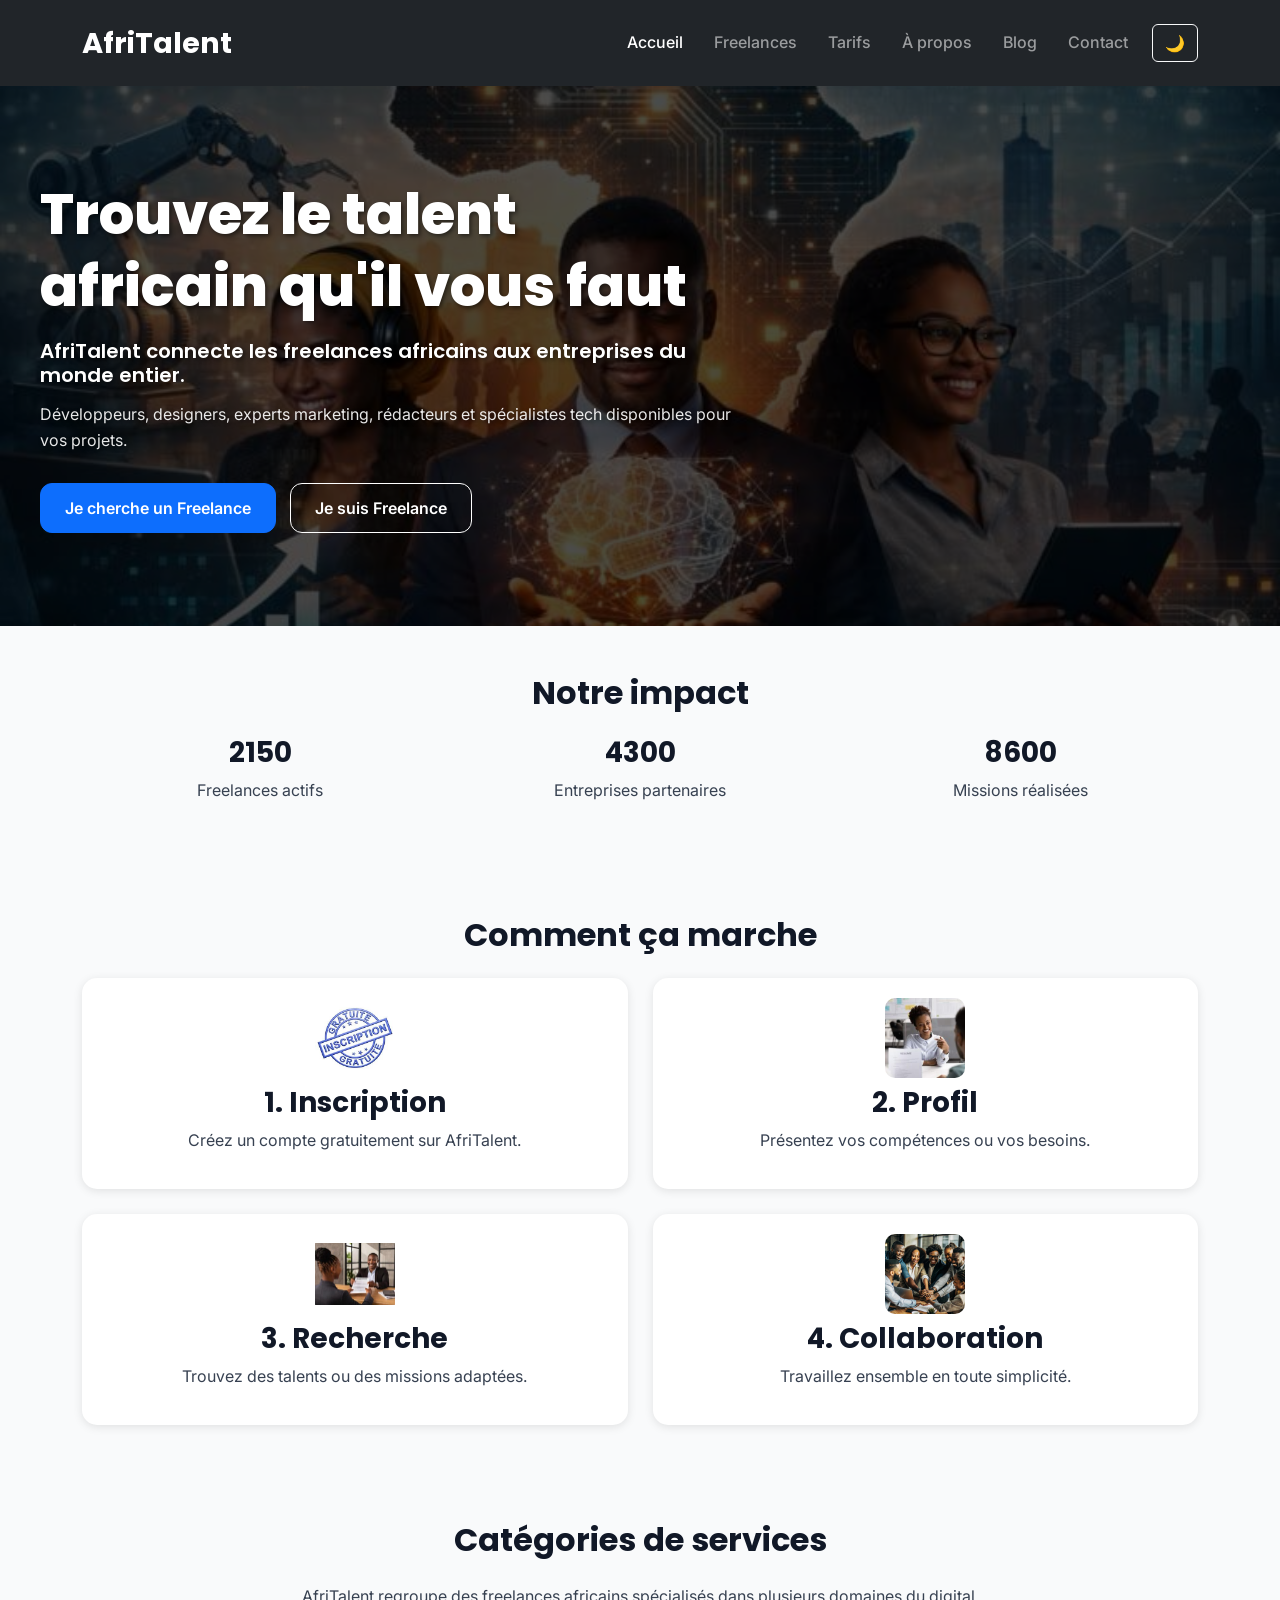
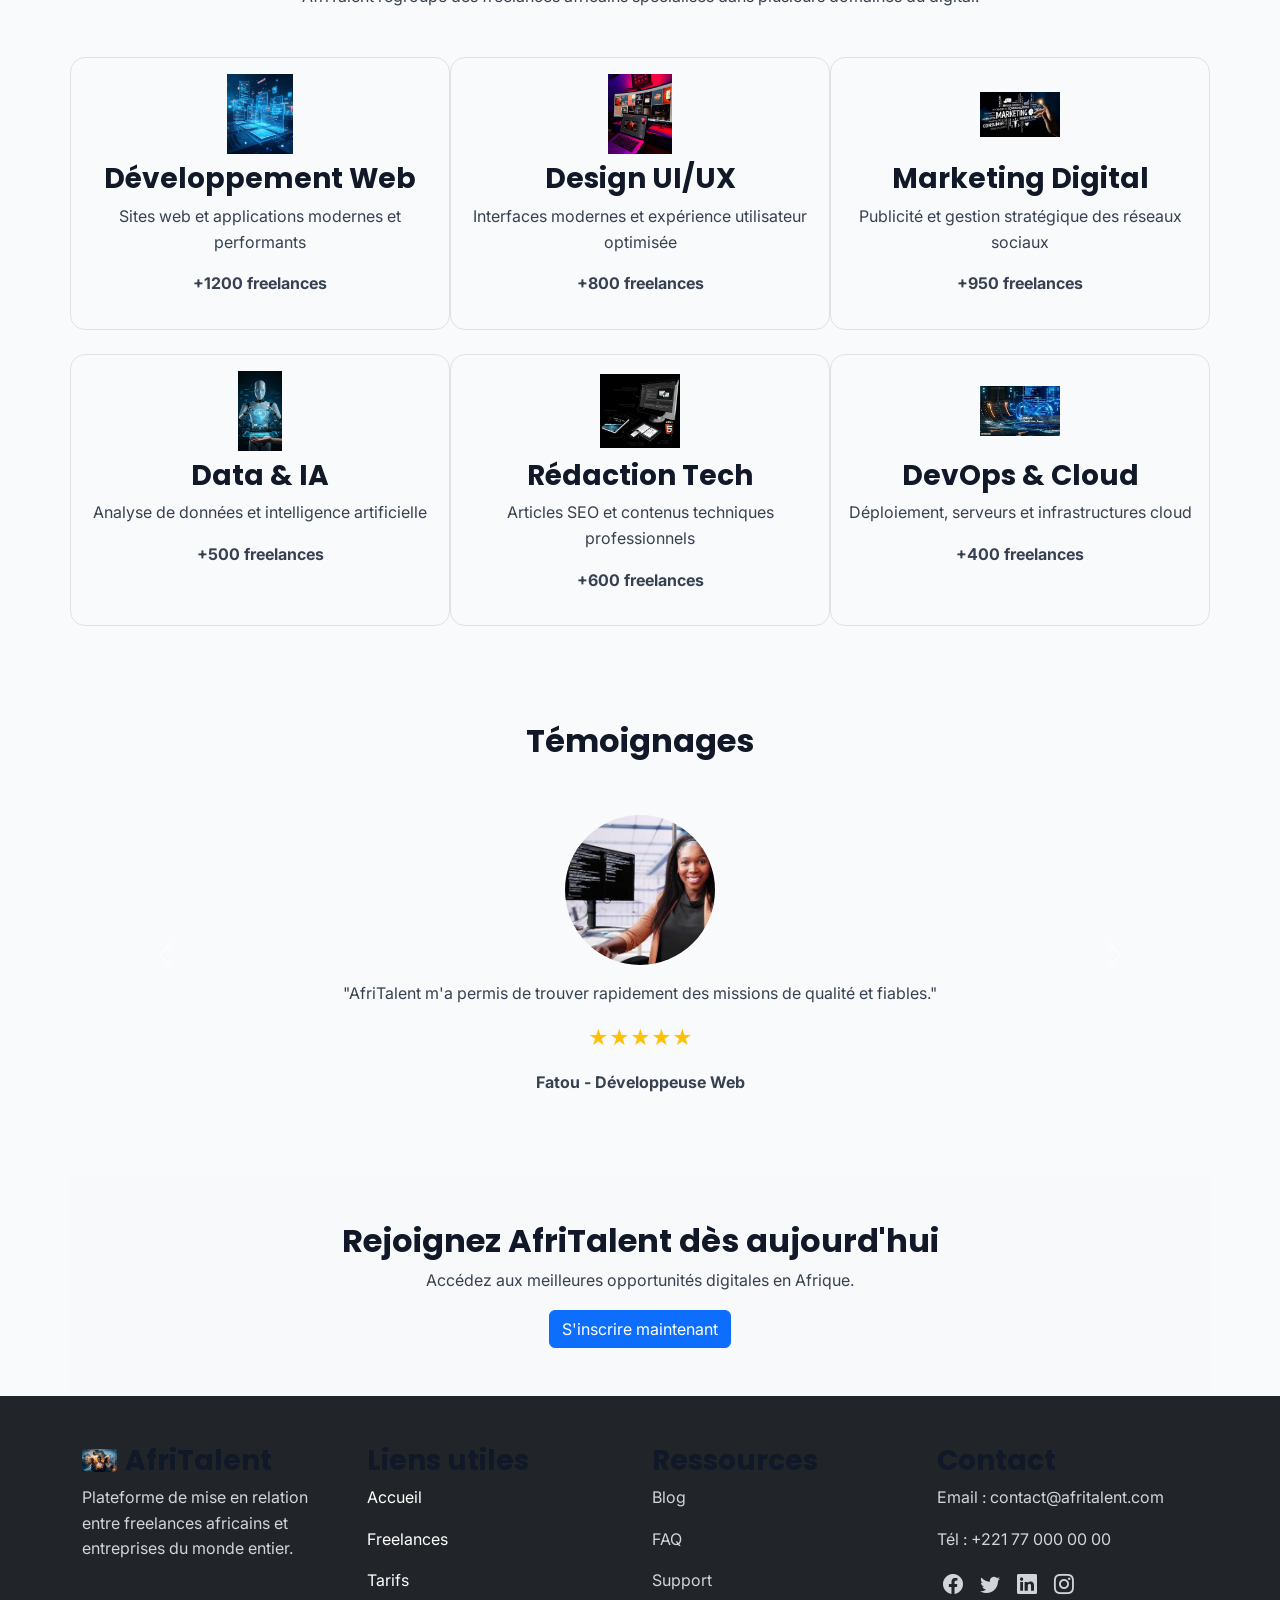
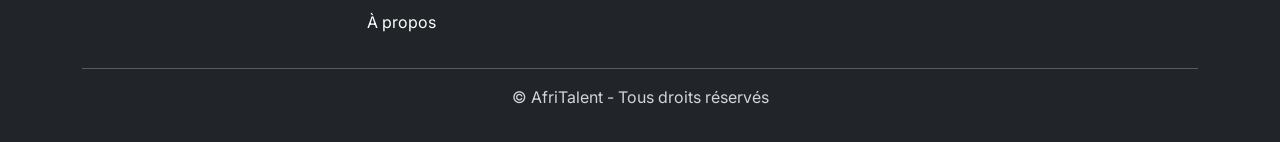
<file: index.html>
<!DOCTYPE html>
<html lang="fr">

<head>
    <meta charset="UTF-8">
    <meta name="viewport" content="width=device-width, initial-scale=1.0">

    <title>AfriTalent - Accueil</title>

    <!-- Bootstrap -->
    <link href="https://cdn.jsdelivr.net/npm/bootstrap@5.3.0/dist/css/bootstrap.min.css" rel="stylesheet">

    <link rel="stylesheet" href="https://cdn.jsdelivr.net/npm/bootstrap-icons@1.11.3/font/bootstrap-icons.min.css">

    <link rel="preconnect" href="https://fonts.googleapis.com">

    <link rel="preconnect" href="https://fonts.gstatic.com" crossorigin>

    <link
        href="https://fonts.googleapis.com/css2?family=Inter:wght@300;400;500;600&family=Poppins:wght@600;700;800&display=swap"
        rel="stylesheet">
    <!-- CSS -->
    <link rel="stylesheet" href="css/style.css">
</head>

<body>
    <!-- HEADER -->
    <header>


        <nav class="navbar navbar-expand-lg navbar-dark bg-dark">

            <div class="container">


                <a class="navbar-brand" href="index.html">
                    AfriTalent
                </a>
                <button class="navbar-toggler" type="button" data-bs-toggle="collapse" data-bs-target="#menu">

                    <span class="navbar-toggler-icon"></span>

                </button>


                <div class="collapse navbar-collapse" id="menu">

                    <ul class="navbar-nav ms-auto">


                        <li class="nav-item">
                            <a class="nav-link active" href="index.html">
                                Accueil
                            </a>
                        </li>

                        <li class="nav-item">
                            <a class="nav-link" href="freelances.html">
                                Freelances
                            </a>
                        </li>

                        <li class="nav-item">
                            <a class="nav-link" href="tarifs.html">
                                Tarifs
                            </a>
                        </li>

                        <li class="nav-item">
                            <a class="nav-link" href="about.html">
                                À propos
                            </a>
                        </li>

                        <li class="nav-item">
                            <a class="nav-link" href="#">
                                Blog
                            </a>
                        </li>

                        <li class="nav-item">
                            <a class="nav-link" href="contact.html">
                                Contact
                            </a>
                        </li>

                    </ul>
                    <button id="theme-toggle" class="btn btn-outline-light ms-3">
                        🌙
                    </button>

                </div>

            </div>

        </nav>

    </header>
    <!-- HERO -->
    <main>

        <section id="hero" class="fade-in" style="min-height: 60vh !important;">

            <div class="hero-overlay" style="min-height: 60vh !important;">

                <div class="hero-text">

                    <h1>
                        Trouvez le talent africain qu'il vous faut
                    </h1>

                    <h2>
                        AfriTalent connecte les freelances africains
                        aux entreprises du monde entier.
                    </h2>

                    <p>
                        Développeurs, designers, experts marketing,
                        rédacteurs et spécialistes tech disponibles
                        pour vos projets.
                    </p>

                    <a href="freelances.html" class="btn btn-primary">
                        Je cherche un Freelance
                    </a>

                    <a href="contact.html" class="btn btn-outline-dark ">
                        Je suis Freelance
                    </a>


                    <!-- <div class="hero-text"> -->

                    <!-- <img src="images/imageAfriTalent.png" alt="Freelances africains" class="img-fluid hero-image"> -->
                    <!-- </div> -->
                </div>

            </div>

        </section>
        <!-- impact -->

        <section class="container text-center py-5 fade-in">

            <h2>Notre impact</h2>

            <div class="row mt-4">

                <div class="col-md-4">

                    <h3 class="counter" data-target="2500">0</h3>

                    <p>Freelances actifs</p>

                </div>

                <div class="col-md-4">

                    <h3 class="counter" data-target="5000">0</h3>

                    <p>Entreprises partenaires</p>

                </div>

                <div class="col-md-4">

                    <h3 class="counter" data-target="10000">0</h3>

                    <p>Missions réalisées</p>

                </div>

            </div>

        </section>

        <!-- comment ca marche -->
        <section class="container py-5 fade-in">

            <h2 class="text-center mb-4">Comment ça marche</h2>

            <div class="bento">

                <div class="bento-item">

                    <img src="images/inscription.png" class="img-fluid mb-2" alt="Inscription">

                    <h3>1. Inscription</h3>

                    <p>Créez un compte gratuitement sur AfriTalent.</p>

                </div>

                <div class="bento-item">

                    <img src="images/profil.png" class="img-fluid mb-2" alt="Profil">

                    <h3>2. Profil</h3>

                    <p>Présentez vos compétences ou vos besoins.</p>

                </div>

                <div class="bento-item">

                    <img src="images/recherche.png" class="img-fluid mb-2" alt="Recherche">

                    <h3>3. Recherche</h3>

                    <p>Trouvez des talents ou des missions adaptées.</p>

                </div>

                <div class="bento-item">

                    <img src="images/collaboration.png" class="img-fluid mb-2" alt="Collaboration">

                    <h3>4. Collaboration</h3>

                    <p>Travaillez ensemble en toute simplicité.</p>

                </div>

            </div>

        </section>
        <!-- Catégories -->
        <section class="container py-5 fade-in">

            <h2 class="text-center mb-4">Catégories de services</h2>

            <p class="text-center mb-5">
                AfriTalent regroupe des freelances africains spécialisés dans plusieurs domaines du digital.
            </p>

            <div class="row g-4 text-center">

                <div class="col-12 col-md-6 col-lg-4 border p-3">
                    <img src="images/developpementweb.png" class="img-fluid mb-2" alt="Développement Web">
                    <h3>Développement Web</h3>
                    <p>Sites web et applications modernes et performants</p>
                    <p><strong>+1200 freelances</strong></p>
                </div>

                <div class="col-12 col-md-6 col-lg-4 border p-3">
                    <img src="images/designe.png" class="img-fluid mb-2" alt="Design UI/UX">
                    <h3>Design UI/UX</h3>
                    <p>Interfaces modernes et expérience utilisateur optimisée</p>
                    <p><strong>+800 freelances</strong></p>
                </div>

                <div class="col-12 col-md-6 col-lg-4 border p-3">
                    <img src="images/marketing.png" class="img-fluid mb-2" alt="Marketing Digital">
                    <h3>Marketing Digital</h3>
                    <p>Publicité et gestion stratégique des réseaux sociaux</p>
                    <p><strong>+950 freelances</strong></p>
                </div>

                <div class="col-12 col-md-6 col-lg-4 border p-3">
                    <img src="images/data.png" class="img-fluid mb-2" alt="Data et IA">
                    <h3>Data & IA</h3>
                    <p>Analyse de données et intelligence artificielle</p>
                    <p><strong>+500 freelances</strong></p>
                </div>

                <div class="col-12 col-md-6 col-lg-4 border p-3">
                    <img src="images/redaction.png" class="img-fluid mb-2" alt="Rédaction Tech">
                    <h3>Rédaction Tech</h3>
                    <p>Articles SEO et contenus techniques professionnels</p>
                    <p><strong>+600 freelances</strong></p>
                </div>

                <div class="col-12 col-md-6 col-lg-4 border p-3">
                    <img src="images/devops.png" class="img-fluid mb-2" alt="DevOps Cloud">
                    <h3>DevOps & Cloud</h3>
                    <p>Déploiement, serveurs et infrastructures cloud</p>
                    <p><strong>+400 freelances</strong></p>
                </div>

            </div>

        </section>

        <!-- Temoignages -->
        <section class="container py-5 fade-in">

            <h2 class="text-center mb-4">Témoignages</h2>

            <div id="carouselTestimonials" class="carousel slide" data-bs-ride="carousel">

                <div class="carousel-inner text-center">

                    <!-- Témoignage 1 -->
                    <div class="carousel-item active">

                        <img src="images/utilisateur1.png" class="rounded-circle mb-3" width="150" alt="Utilisateur 1">

                        <p>
                            "AfriTalent m'a permis de trouver rapidement des missions de qualité et fiables."
                        </p>

                        <p class="text-warning fs-5">
                            ★★★★★
                        </p>

                        <strong>Fatou - Développeuse Web</strong>

                    </div>

                    <!-- Témoignage 2 -->
                    <div class="carousel-item">

                        <img src="images/utilisateur2.png" class="rounded-circle mb-3" width="150" alt="Utilisateur 2">

                        <p>
                            "Une plateforme simple et efficace pour recruter des freelances qualifiés."
                        </p>

                        <p class="text-warning fs-5">
                            ★★★★☆
                        </p>

                        <strong>Jean - Entrepreneur</strong>

                    </div>

                    <!-- Témoignage 3 -->
                    <div class="carousel-item">

                        <img src="images/utilisateur3.png" class="rounded-circle mb-3" width="150" alt="Utilisateur 3">

                        <p>
                            "J'ai augmenté mes revenus grâce aux missions trouvées sur AfriTalent."
                        </p>

                        <p class="text-warning fs-5">
                            ★★★★★
                        </p>

                        <strong>Aminata - UI/UX Designer</strong>

                    </div>

                </div>

                <button class="carousel-control-prev" type="button" data-bs-target="#carouselTestimonials"
                    data-bs-slide="prev">
                    <span class="carousel-control-prev-icon"></span>
                </button>

                <button class="carousel-control-next" type="button" data-bs-target="#carouselTestimonials"
                    data-bs-slide="next">
                    <span class="carousel-control-next-icon"></span>
                </button>

            </div>

        </section>


        <section class="container text-center py-5 bg-light fade-in">

            <h2>Rejoignez AfriTalent dès aujourd'hui</h2>

            <p>Accédez aux meilleures opportunités digitales en Afrique.</p>

            <a href="contact.html" class="btn btn-primary">

                S'inscrire maintenant

            </a>

        </section>
    </main>

    <!-- Footer -->
    <footer class="bg-dark text-white pt-5 pb-3">

        <div class="container">

            <div class="row">

                <div class="col-md-3">


                    <h3 class="d-flex align-items-center gap-2">
                        <img src="images/imageAfriTalent.png" width="35" alt="Logo AfriTalent">
                        AfriTalent
                    </h3>

                    <p>
                        Plateforme de mise en relation entre freelances africains
                        et entreprises du monde entier.
                    </p>

                </div>


                <div class="col-md-3">
                    <h3>Liens utiles</h3>
                    <p><a href="index.html" class="text-white text-decoration-none">Accueil</a></p>
                    <p><a href="freelances.html" class="text-white text-decoration-none">Freelances</a></p>
                    <p><a href="tarifs.html" class="text-white text-decoration-none">Tarifs</a></p>
                    <p><a href="about.html" class="text-white text-decoration-none">À propos</a></p>
                </div>

                <!-- COLONNE 3 -->
                <div class="col-md-3">
                    <h3>Ressources</h3>
                    <p>Blog</p>
                    <p>FAQ</p>
                    <p>Support</p>
                </div>


                <div class="col-md-3">
                    <h3>Contact</h3>
                    <p>Email : contact@afritalent.com</p>
                    <p>Tél : +221 77 000 00 00</p>


                    <p class="fs-5">
                        <i class="bi bi-facebook"></i>
                        <i class="bi bi-twitter"></i>
                        <i class="bi bi-linkedin"></i>
                        <i class="bi bi-instagram"></i>
                    </p>
                </div>

            </div>

            <hr class="border-light">

            <p class="text-center">
                © <span id="year"></span> AfriTalent - Tous droits réservés
            </p>

        </div>

    </footer>
    <button id="backToTop" class="btn btn-primary">
        ↑
    </button>

    <!-- Bootstrap JS -->
    <script src="https://cdn.jsdelivr.net/npm/bootstrap@5.3.0/dist/js/bootstrap.bundle.min.js"></script>

    <!-- JS -->
    <script src="js/main.js"></script>

</body>

</html>
</file>
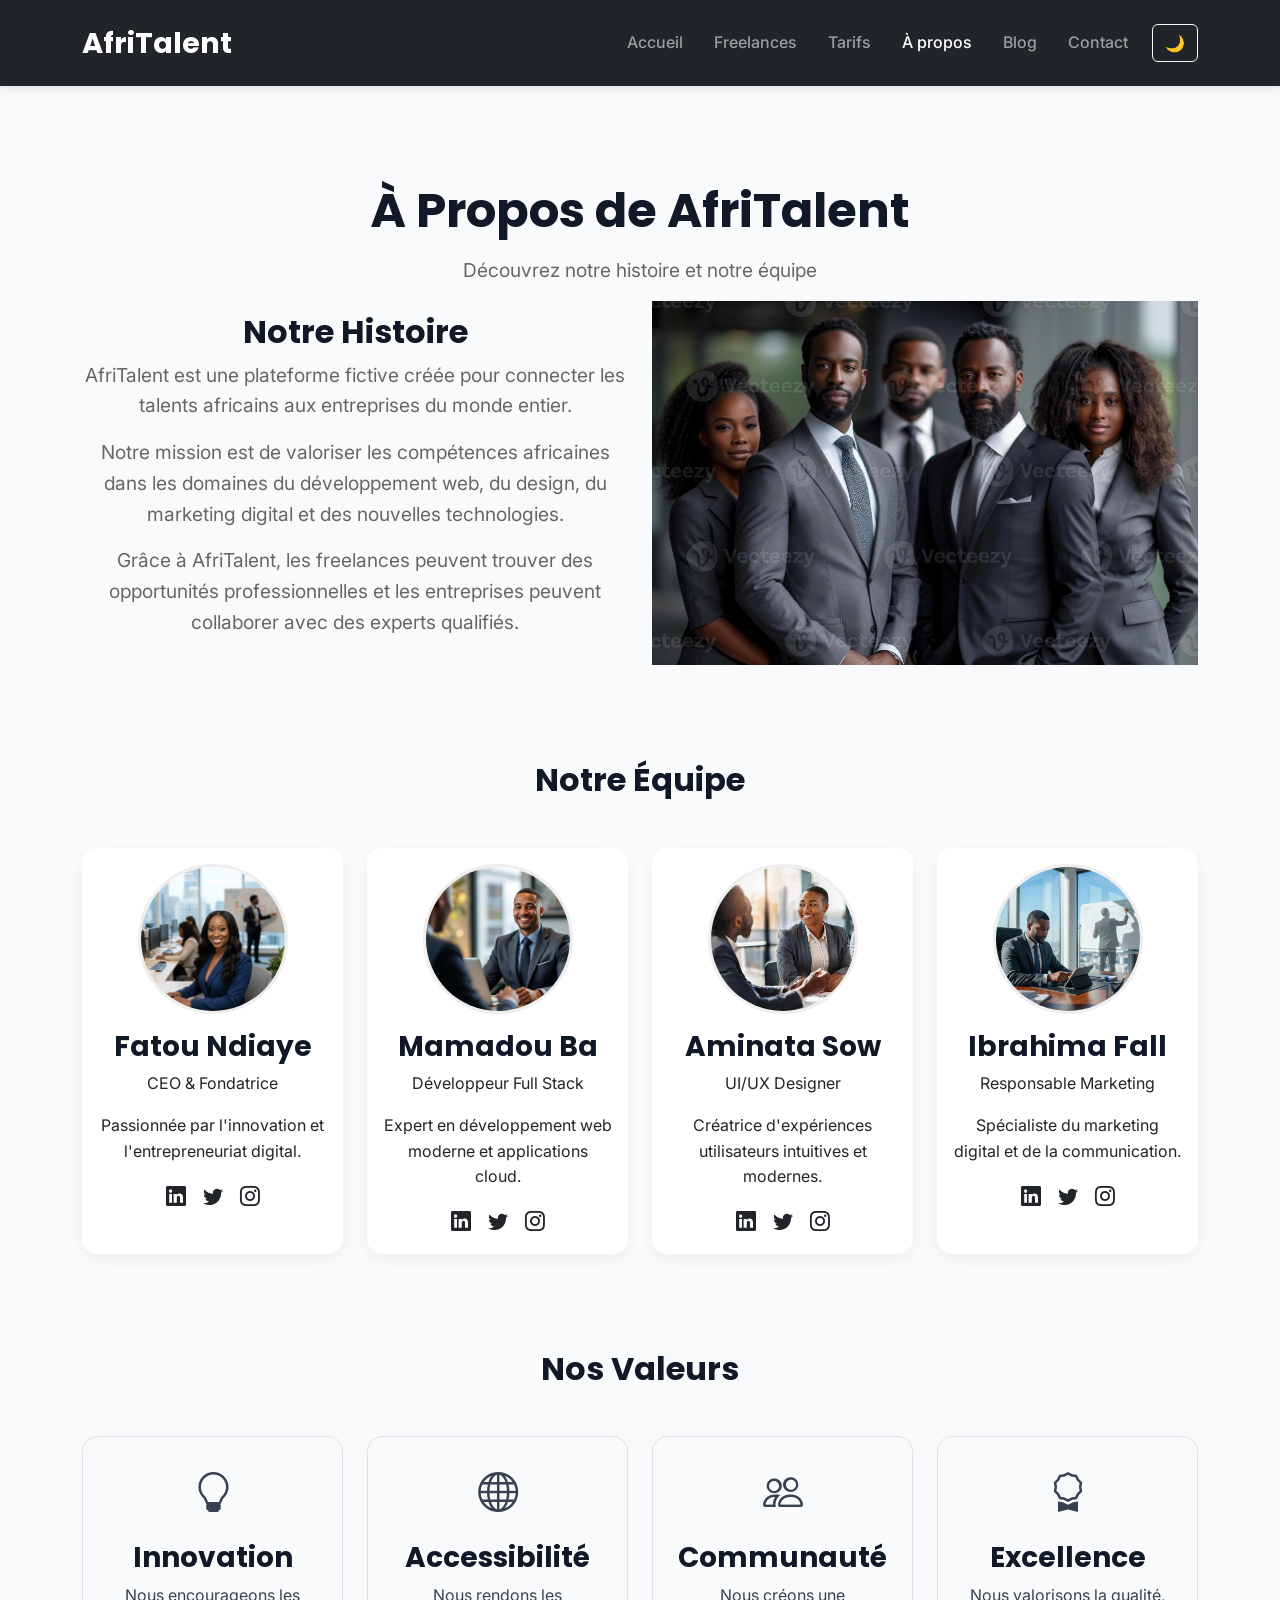
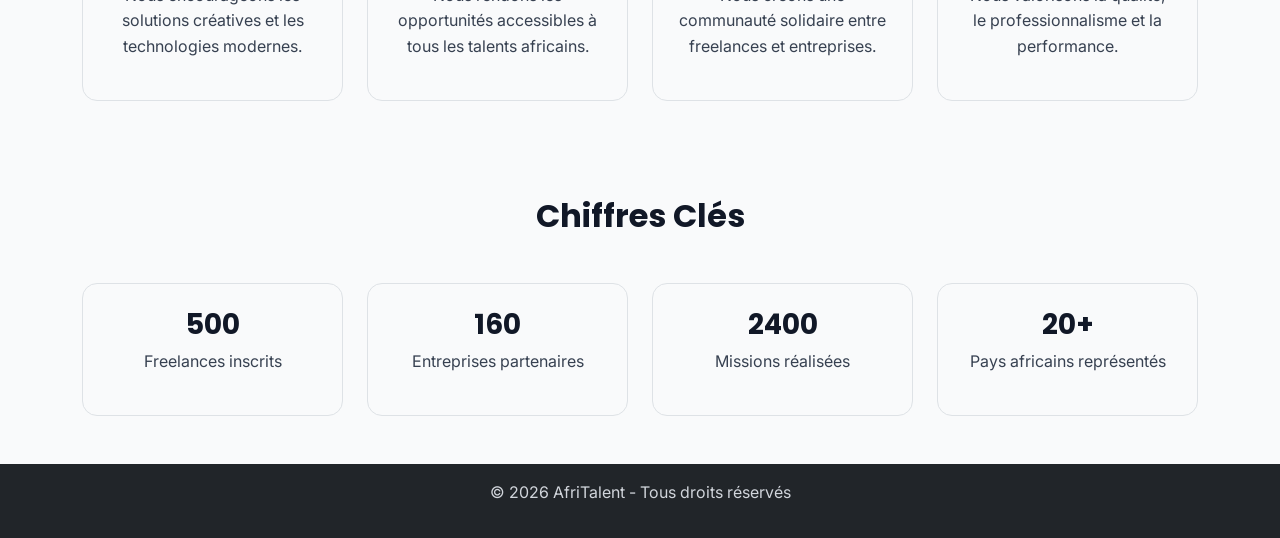
<file: about.html>
<!DOCTYPE html>
<html lang="fr">

<head>
    <meta charset="UTF-8">
    <meta name="viewport" content="width=device-width, initial-scale=1.0">

    <title>AfriTalent - À propos</title>

    <!-- Bootstrap -->
    <link href="https://cdn.jsdelivr.net/npm/bootstrap@5.3.0/dist/css/bootstrap.min.css" rel="stylesheet">

    <link rel="stylesheet" href="https://cdn.jsdelivr.net/npm/bootstrap-icons@1.11.3/font/bootstrap-icons.min.css">

    <link rel="preconnect" href="https://fonts.gstatic.com" crossorigin>

    <link
        href="https://fonts.googleapis.com/css2?family=Inter:wght@300;400;500;600&family=Poppins:wght@600;700;800&display=swap"
        rel="stylesheet">


    <!-- CSS -->
    <link rel="stylesheet" href="css/style.css">
</head>

<body>
    <!-- HEADER -->
    <header>


        <nav class="navbar navbar-expand-lg navbar-dark bg-dark">

            <div class="container">


                <a class="navbar-brand" href="index.html">
                    AfriTalent
                </a>

                <button class="navbar-toggler" type="button" data-bs-toggle="collapse" data-bs-target="#menu">

                    <span class="navbar-toggler-icon"></span>
                </button>


                <div class="collapse navbar-collapse" id="menu">

                    <ul class="navbar-nav ms-auto">

                        <li class="nav-item">
                            <a class="nav-link" href="index.html">
                                Accueil
                            </a>
                        </li>

                        <li class="nav-item">
                            <a class="nav-link" href="freelances.html">
                                Freelances
                            </a>
                        </li>

                        <li class="nav-item">
                            <a class="nav-link" href="tarifs.html">
                                Tarifs
                            </a>
                        </li>

                        <li class="nav-item">
                            <a class="nav-link active" href="about.html">
                                À propos
                            </a>
                        </li>

                        <li class="nav-item">
                            <a class="nav-link" href="#">
                                Blog
                            </a>
                        </li>

                        <li class="nav-item">
                            <a class="nav-link" href="contact.html">
                                Contact
                            </a>
                        </li>

                    </ul>
                    <button id="theme-toggle" class="btn btn-outline-light ms-3">
                        🌙
                    </button>


                </div>

            </div>

        </nav>

    </header>


    <main class="mt-5">
        <section class="about-hero container text-center py-5">
            <h1>
                À Propos de AfriTalent
            </h1>

            <p>
                Découvrez notre histoire et notre équipe
            </p>
            <!-- Notre Histoire -->

            <div class="row align-items-center">

                <!-- TEXTE -->

                <div class="col-lg-6">

                    <h2>Notre Histoire</h2>

                    <p>

                        AfriTalent est une plateforme fictive créée pour connecter

                        les talents africains aux entreprises du monde entier.

                    </p>

                    <p>

                        Notre mission est de valoriser les compétences africaines

                        dans les domaines du développement web, du design,

                        du marketing digital et des nouvelles technologies.

                    </p>

                    <p>

                        Grâce à AfriTalent, les freelances peuvent trouver

                        des opportunités professionnelles et les entreprises

                        peuvent collaborer avec des experts qualifiés.

                    </p>

                </div>



                <div class="col-lg-6 text-center">

                    <img src="images/about-history.png" class="img-fluid" alt="Notre Histoire">

                </div>

            </div>

        </section>

        <!-- EQUIPE -->

        <section class="container py-5 fade-in">

            <h2 class="text-center mb-5">

                Notre Équipe

            </h2>

            <div class="row g-4">

                <!-- MEMBRE 1 -->

                <div class="col-12 col-md-6 col-lg-3">

                    <div class="card text-center h-100 p-3">

                        <img src="images/team1.png" class="rounded-circle mx-auto mb-3" width="100"
                            alt="Membre équipe 1">

                        <h3>Fatou Ndiaye</h3>

                        <p>CEO & Fondatrice</p>

                        <p>

                            Passionnée par l'innovation et l'entrepreneuriat digital.

                        </p>

                        <div class="fs-5">

                            <i class="bi bi-linkedin"></i>

                            <i class="bi bi-twitter"></i>

                            <i class="bi bi-instagram"></i>

                        </div>

                    </div>

                </div>

                <!-- MEMBRE 2 -->

                <div class="col-12 col-md-6 col-lg-3">

                    <div class="card text-center h-100 p-3">

                        <img src="images/team2.png" class="rounded-circle mx-auto mb-3" width="100"
                            alt="Membre équipe 2">

                        <h3>Mamadou Ba</h3>

                        <p>Développeur Full Stack</p>

                        <p>

                            Expert en développement web moderne et applications cloud.

                        </p>

                        <div class="fs-5">

                            <i class="bi bi-linkedin"></i>

                            <i class="bi bi-twitter"></i>

                            <i class="bi bi-instagram"></i>

                        </div>

                    </div>

                </div>

                <!-- MEMBRE 3 -->

                <div class="col-12 col-md-6 col-lg-3">

                    <div class="card text-center h-100 p-3">

                        <img src="images/team3.png" class="rounded-circle mx-auto mb-3" width="100"
                            alt="Membre équipe 3">

                        <h3>Aminata Sow</h3>

                        <p>UI/UX Designer</p>

                        <p>

                            Créatrice d'expériences utilisateurs intuitives et modernes.

                        </p>

                        <div class="fs-5">

                            <i class="bi bi-linkedin"></i>

                            <i class="bi bi-twitter"></i>

                            <i class="bi bi-instagram"></i>

                        </div>

                    </div>

                </div>

                <!-- MEMBRE 4 -->

                <div class="col-12 col-md-6 col-lg-3">

                    <div class="card text-center h-100 p-3">

                        <img src="images/team4.png" class="rounded-circle mx-auto mb-3" width="100"
                            alt="Membre équipe 4">

                        <h3>Ibrahima Fall</h3>

                        <p>Responsable Marketing</p>

                        <p>

                            Spécialiste du marketing digital et de la communication.

                        </p>

                        <div class="fs-5">

                            <i class="bi bi-linkedin"></i>

                            <i class="bi bi-twitter"></i>

                            <i class="bi bi-instagram"></i>

                        </div>

                    </div>

                </div>

            </div>

        </section>

        <!-- NOS VALEURS -->

        <section class="container py-5 fade-in">

            <h2 class="text-center mb-5">

                Nos Valeurs

            </h2>

            <div class="row g-4 text-center">

                <!-- VALEUR 1 -->

                <div class="col-md-3">

                    <div class="border p-4 h-100">

                        <i class="bi bi-lightbulb fs-1"></i>

                        <h3 class="mt-3">Innovation</h3>

                        <p>

                            Nous encourageons les solutions créatives

                            et les technologies modernes.

                        </p>

                    </div>

                </div>

                <!-- VALEUR 2 -->

                <div class="col-md-3">

                    <div class="border p-4 h-100">

                        <i class="bi bi-globe fs-1"></i>

                        <h3 class="mt-3">Accessibilité</h3>

                        <p>

                            Nous rendons les opportunités accessibles

                            à tous les talents africains.

                        </p>

                    </div>

                </div>

                <!-- VALEUR 3 -->

                <div class="col-md-3">

                    <div class="border p-4 h-100">

                        <i class="bi bi-people fs-1"></i>

                        <h3 class="mt-3">Communauté</h3>

                        <p>

                            Nous créons une communauté solidaire

                            entre freelances et entreprises.

                        </p>

                    </div>

                </div>

                <!-- VALEUR 4 -->

                <div class="col-md-3">

                    <div class="border p-4 h-100">

                        <i class="bi bi-award fs-1"></i>

                        <h3 class="mt-3">Excellence</h3>

                        <p>

                            Nous valorisons la qualité,

                            le professionnalisme et la performance.

                        </p>

                    </div>

                </div>

            </div>

        </section>

        <!-- CHIFFE CLES -->

        <section class="container py-5 fade-in">

            <h2 class="text-center mb-5">

                Chiffres Clés

            </h2>

            <div class="row g-4 text-center">

                <!-- CHIFFRE 1 -->

                <div class="col-md-3">

                    <div class="border p-4">

                        <h3 class="counter" data-target="2500">0</h3>

                        <p>Freelances inscrits</p>

                    </div>

                </div>

                <!-- CHIFFRE 2 -->

                <div class="col-md-3">

                    <div class="border p-4">

                        <h3 class="counter" data-target="800">0</h3>

                        <p>Entreprises partenaires</p>

                    </div>

                </div>

                <!-- CHIFFRE 3 -->

                <div class="col-md-3">

                    <div class="border p-4">

                        <h3 class="counter" data-target="12000">0</h3>

                        <p>Missions réalisées</p>

                    </div>

                </div>

                <!-- CHIFFRE 4 -->

                <div class="col-md-3">

                    <div class="border p-4">

                        <h3>20+</h3>

                        <p>Pays africains représentés</p>

                    </div>

                </div>

            </div>

        </section>
    </main>

    <!-- FOOTER -->
    <footer class="bg-dark text-white text-center p-3">

        <p>
            © 2026 AfriTalent - Tous droits réservés
        </p>

    </footer>
    <button id="backToTop" class="btn btn-primary">
        ↑
    </button>

    <!-- Bootstrap JS -->
    <script src="https://cdn.jsdelivr.net/npm/bootstrap@5.3.0/dist/js/bootstrap.bundle.min.js"></script>

    <!-- JS -->
    <script src="js/main.js"></script>

</body>

</html>
</file>
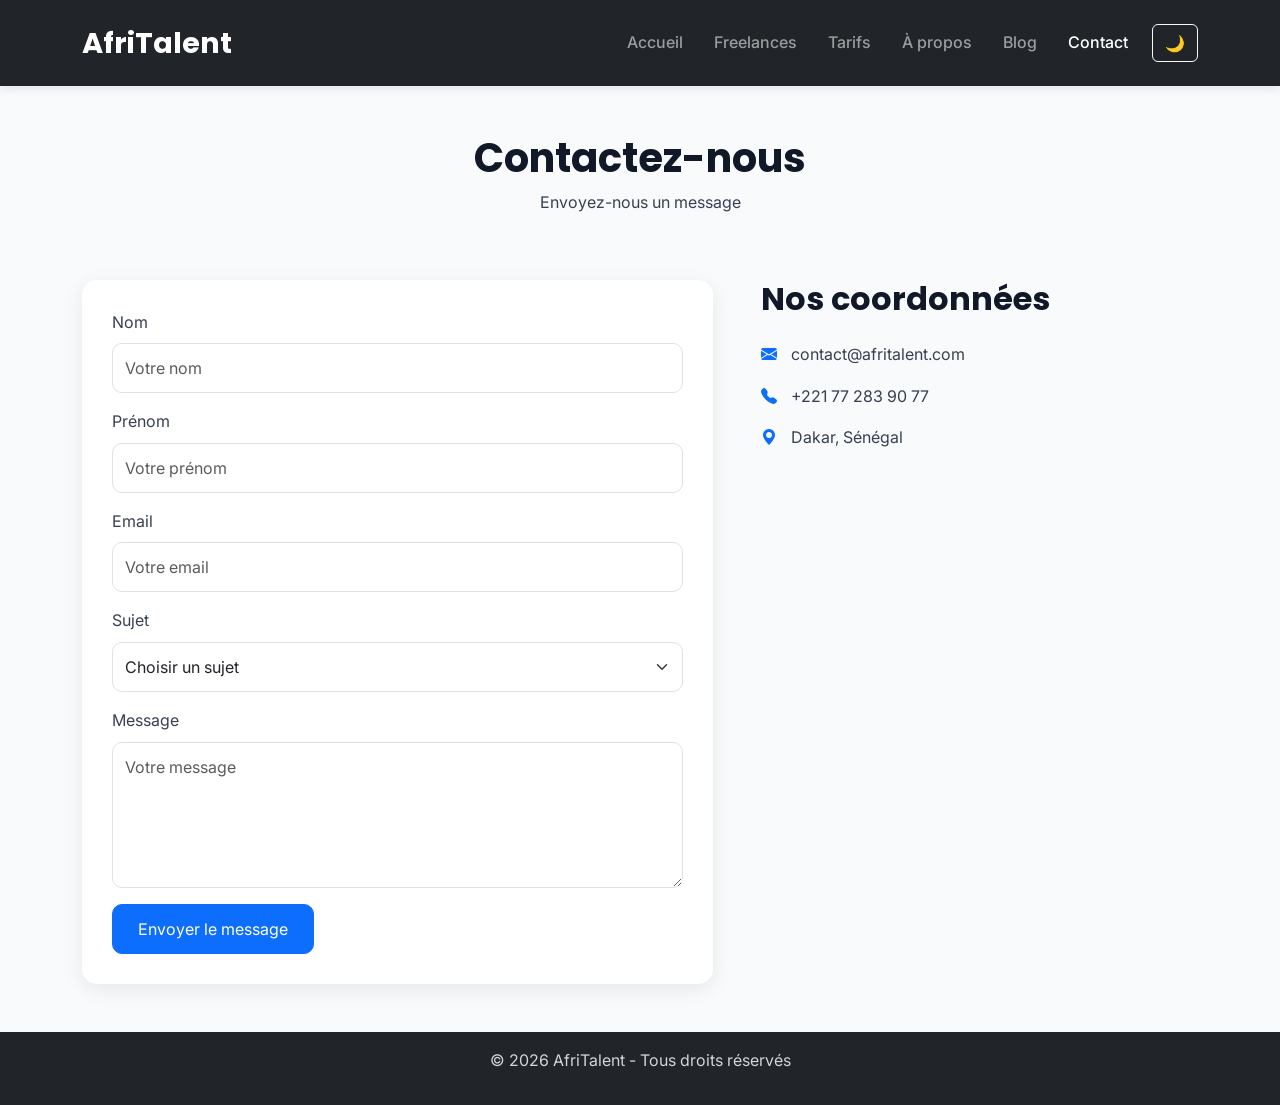
<file: contact.html>
<!DOCTYPE html>
<html lang="fr">

<head>
    <meta charset="UTF-8">
    <meta name="viewport" content="width=device-width, initial-scale=1.0">

    <title>AfriTalent - Contact</title>

    <!-- Bootstrap -->
    <link href="https://cdn.jsdelivr.net/npm/bootstrap@5.3.0/dist/css/bootstrap.min.css" rel="stylesheet">

    <link rel="stylesheet" href="https://cdn.jsdelivr.net/npm/bootstrap-icons@1.11.3/font/bootstrap-icons.min.css">

    <link rel="preconnect" href="https://fonts.gstatic.com" crossorigin>

    <link
        href="https://fonts.googleapis.com/css2?family=Inter:wght@300;400;500;600&family=Poppins:wght@600;700;800&display=swap"
        rel="stylesheet">

    <!-- CSS -->
    <link rel="stylesheet" href="css/style.css">
</head>

<body>
    <!-- HEADER -->

    <header>


        <nav class="navbar navbar-expand-lg navbar-dark bg-dark">

            <div class="container">


                <a class="navbar-brand" href="index.html">
                    AfriTalent
                </a>

                <button class="navbar-toggler" type="button" data-bs-toggle="collapse" data-bs-target="#menu">

                    <span class="navbar-toggler-icon"></span>
                </button>


                <div class="collapse navbar-collapse" id="menu">

                    <ul class="navbar-nav ms-auto">

                        <li class="nav-item">
                            <a class="nav-link" href="index.html">
                                Accueil
                            </a>
                        </li>

                        <li class="nav-item">
                            <a class="nav-link" href="freelances.html">
                                Freelances
                            </a>
                        </li>

                        <li class="nav-item">
                            <a class="nav-link" href="tarifs.html">
                                Tarifs
                            </a>
                        </li>

                        <li class="nav-item">
                            <a class="nav-link" href="about.html">
                                À propos
                            </a>
                        </li>

                        <li class="nav-item">
                            <a class="nav-link" href="#">
                                Blog
                            </a>
                        </li>

                        <li class="nav-item">
                            <a class="nav-link active" href="contact.html">
                                Contact
                            </a>
                        </li>

                    </ul>
                    <button id="theme-toggle" class="btn btn-outline-light ms-3">
                        🌙
                    </button>


                </div>

            </div>

        </nav>

    </header>


    <main class="main-contact">
        <section class="container text-center py-5">
            <h1>Contactez-nous</h1>
            <p>Envoyez-nous un message</p>
        </section>


        <section class="container pb-5">

            <div class="row g-5">

                <!-- FORMULAIRE -->

                <div class="col-lg-7">

                    <form>

                        <!-- NOM -->

                        <div class="mb-3">

                            <label class="form-label">

                                Nom

                            </label>

                            <input type="text" id="nom" class="form-control" placeholder="Votre nom">
                            <small id="nomError" class="text-danger"></small>

                        </div>

                        <!-- PRENOM -->

                        <div class="mb-3">

                            <label class="form-label">

                                Prénom

                            </label>

                            <input type="text" id="prenom" class="form-control" placeholder="Votre prénom">
                            <small id="prenomError" class="text-danger"></small>


                        </div>

                        <!-- EMAIL -->

                        <div class="mb-3">

                            <label class="form-label">

                                Email

                            </label>

                            <input type="email" id="email" class="form-control" placeholder="Votre email">
                            <small id="emailError" class="text-danger"></small>
                        </div>


                        <div class="mb-3">

                            <label class="form-label">

                                Sujet

                            </label>

                            <select id="sujet" class="form-select">

                                <option>Choisir un sujet</option>

                                <option>Support technique</option>

                                <option>Recrutement</option>

                                <option>Partenariat</option>

                                <option>Informations générales</option>

                            </select>

                        </div>

                        <!-- MESSAGE -->

                        <div class="mb-3">

                            <label class="form-label">

                                Message

                            </label>

                            <textarea id="message" class="form-control" rows="5" placeholder="Votre message"></textarea>
                            <small id="messageError" class="text-danger"></small>
                        </div>



                        <button type="submit" class="btn btn-primary">

                            Envoyer le message

                        </button>

                    </form>

                </div>

                <!-- INFORMATIONS -->

                <div class="col-lg-5">

                    <h2 class="mb-4">

                        Nos coordonnées

                    </h2>

                    <p>

                        <i class="bi bi-envelope-fill"></i>

                        contact@afritalent.com

                    </p>

                    <p>

                        <i class="bi bi-telephone-fill"></i>

                        +221 77 283 90 77

                    </p>

                    <p>

                        <i class="bi bi-geo-alt-fill"></i>

                        Dakar, Sénégal

                    </p>

                    <!-- <img src="images/about-history.png" class="img-fluid rounded mb-4" alt="Équipe AfriTalent"> -->




                    <!-- GOOGLE MAPS -->
                    <iframe src="https://www.google.com/maps?q=Dakar,Senegal&output=embed" height="250"
                        style="border:0; width: 100%;" allowfullscreen="" loading="lazy">
                    </iframe>
                </div>

            </div>

        </section>

    </main>

    <!-- FOOTER -->
    <footer class="bg-dark text-white text-center p-3">

        <p>
            © 2026 AfriTalent - Tous droits réservés
        </p>

    </footer>
    <button id="backToTop" class="btn btn-primary">
        ↑
    </button>




    <!-- Bootstrap JS -->
    <script src="https://cdn.jsdelivr.net/npm/bootstrap@5.3.0/dist/js/bootstrap.bundle.min.js"></script>

    <!-- JS -->
    <script src="js/main.js"></script>

</body>

</html>
</file>
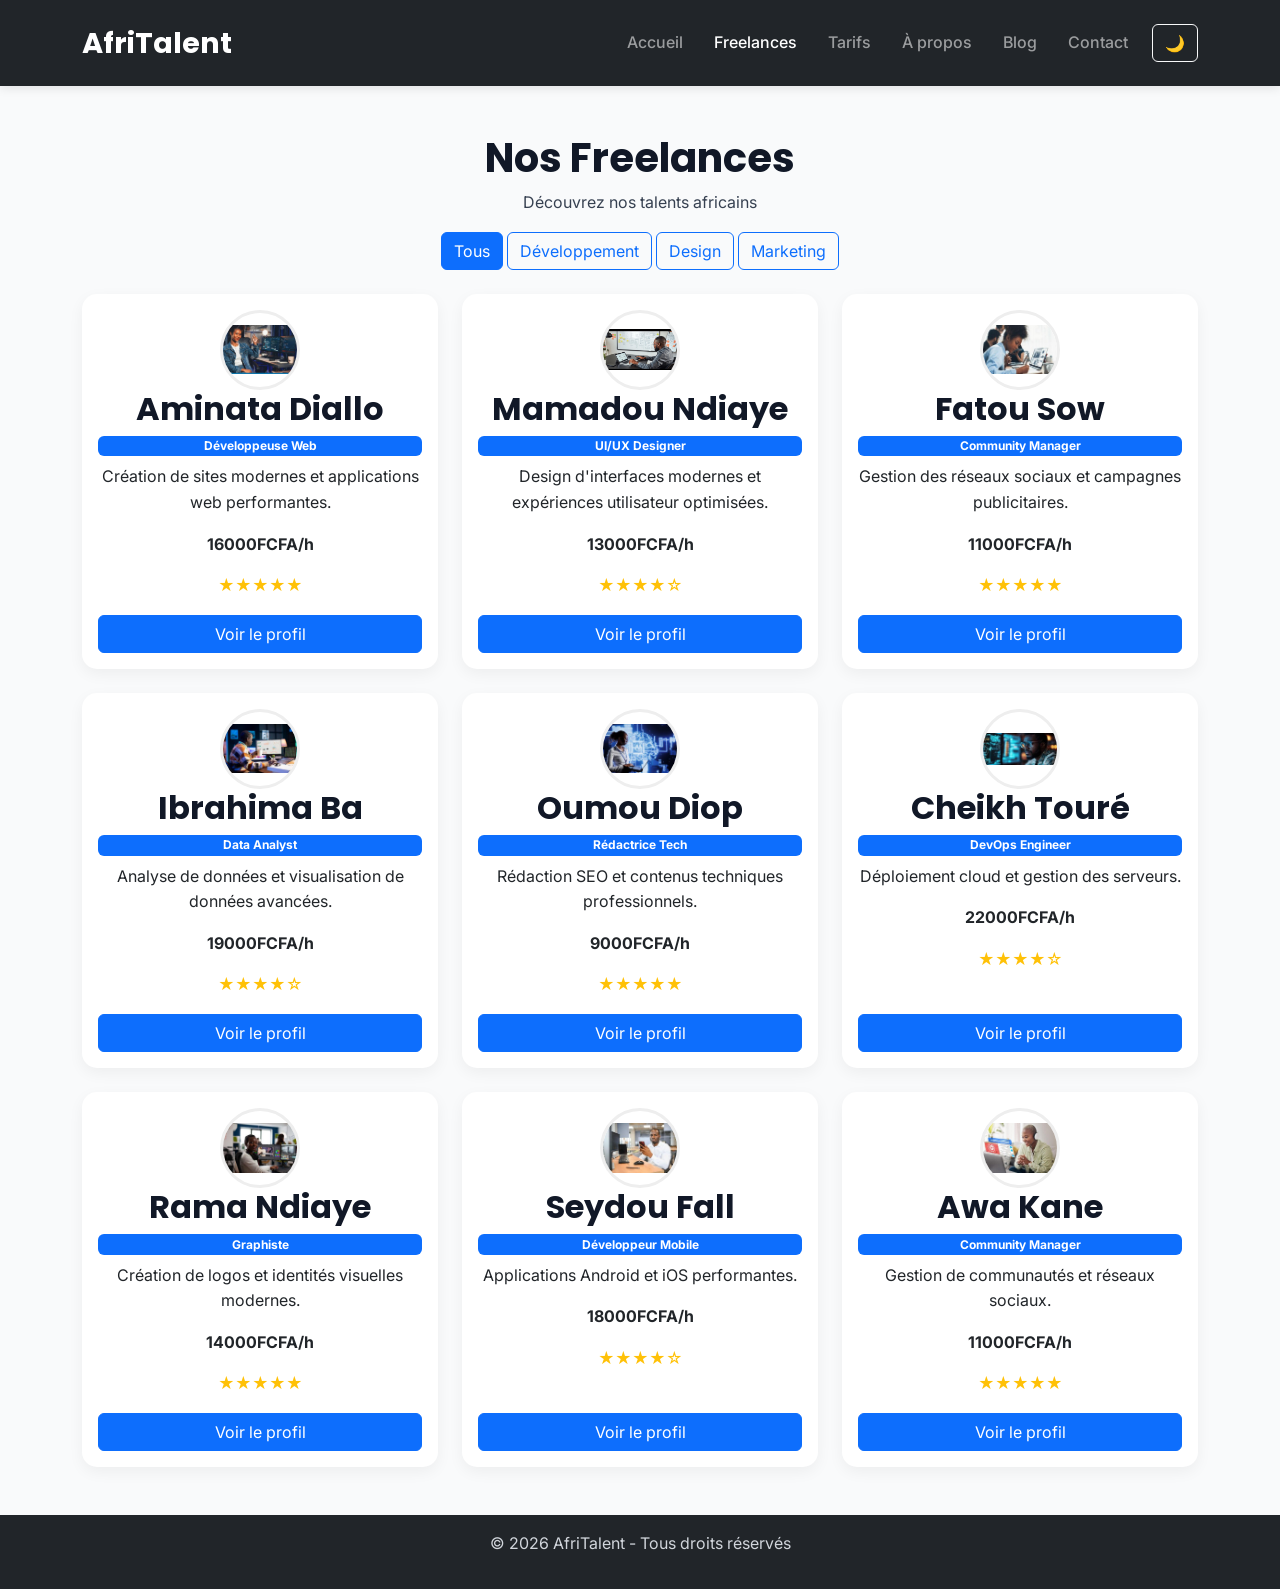
<file: freelances.html>
<!DOCTYPE html>
<html lang="fr">

<head>
    <meta charset="UTF-8">
    <meta name="viewport" content="width=device-width, initial-scale=1.0">

    <title>AfriTalent - Freelances</title>

    <!-- Bootstrap -->
    <link href="https://cdn.jsdelivr.net/npm/bootstrap@5.3.0/dist/css/bootstrap.min.css" rel="stylesheet">

    <link rel="stylesheet" href="https://cdn.jsdelivr.net/npm/bootstrap-icons@1.11.3/font/bootstrap-icons.min.css">

    <link rel="preconnect" href="https://fonts.gstatic.com" crossorigin>

    <link
        href="https://fonts.googleapis.com/css2?family=Inter:wght@300;400;500;600&family=Poppins:wght@600;700;800&display=swap"
        rel="stylesheet">

    <!-- CSS -->
    <link rel="stylesheet" href="css/style.css">
</head>

<body>

    <!-- HEADER -->
    <header>


        <nav class="navbar navbar-expand-lg navbar-dark bg-dark">

            <div class="container">


                <a class="navbar-brand" href="index.html">
                    AfriTalent
                </a>

                <button class="navbar-toggler" type="button" data-bs-toggle="collapse" data-bs-target="#menu">

                    <span class="navbar-toggler-icon"></span>
                </button>


                <div class="collapse navbar-collapse" id="menu">

                    <ul class="navbar-nav ms-auto">

                        <li class="nav-item">
                            <a class="nav-link" href="index.html">
                                Accueil
                            </a>
                        </li>

                        <li class="nav-item">
                            <a class="nav-link active" href="freelances.html">
                                Freelances
                            </a>
                        </li>

                        <li class="nav-item">
                            <a class="nav-link" href="tarifs.html">
                                Tarifs
                            </a>
                        </li>

                        <li class="nav-item">
                            <a class="nav-link" href="about.html">
                                À propos
                            </a>
                        </li>

                        <li class="nav-item">
                            <a class="nav-link" href="#">
                                Blog
                            </a>
                        </li>

                        <li class="nav-item">
                            <a class="nav-link" href="contact.html">
                                Contact
                            </a>
                        </li>

                    </ul>
                    <button id="theme-toggle" class="btn btn-outline-light ms-3">
                        🌙
                    </button>


                </div>

            </div>

        </nav>

    </header>
    <main>


        <section class="container text-center py-5">

            <h1>
                Nos Freelances
            </h1>

            <p>
                Découvrez nos talents africains
            </p>
            <!-- FILTRES -->
            <div class="mb-4">

                <button class="btn btn-primary filter-btn" data-category="all">
                    Tous
                </button>

                <button class="btn btn-outline-primary filter-btn" data-category="dev">
                    Développement
                </button>

                <button class="btn btn-outline-primary filter-btn" data-category="design">
                    Design
                </button>

                <button class="btn btn-outline-primary filter-btn" data-category="marketing">
                    Marketing
                </button>

            </div>
            <!-- LISTE DES FREELANCES -->

            <div class="row g-4">

                <!-- FREELANCE 1 -->

                <div class="col-12 col-md-6 col-lg-4 freelance-card" data-category="dev">

                    <div class="card h-100 p-3 text-center d-flex flex-column">

                        <img src="images/f1.png" class="rounded-circle mx-auto" width="150" alt="Freelance 1">

                        <h2>Aminata Diallo</h2>

                        <span class="badge bg-primary mb-2">Développeuse Web</span>

                        <p>Création de sites modernes et applications web performantes.</p>

                        <p><strong>16000FCFA/h</strong></p>

                        <p class="text-warning">★★★★★</p>

                        <a href="contact.html" class="btn btn-primary">Voir le profil</a>

                    </div>

                </div>

                <!-- FREELANCE 2 -->

                <div class="col-12 col-md-6 col-lg-4 freelance-card" data-category="design">

                    <div class="card h-100 p-3 text-center d-flex flex-column">

                        <img src="images/f2.png" class="rounded-circle mx-auto" width="150" alt="Freelance 2">

                        <h2>Mamadou Ndiaye</h2>

                        <span class="badge bg-primary mb-2">UI/UX Designer</span>

                        <p>Design d'interfaces modernes et expériences utilisateur optimisées.</p>

                        <p><strong>13000FCFA/h</strong></p>

                        <p class="text-warning">★★★★☆</p>

                        <a href="contact.html" class="btn btn-primary">Voir le profil</a>

                    </div>

                </div>

                <!-- FREELANCE 3 -->

                <div class="col-12 col-md-6 col-lg-4 freelance-card" data-category="marketing">

                    <div class="card h-100 p-3 text-center d-flex flex-column">

                        <img src="images/f3.png" class="rounded-circle mx-auto" width="150" alt="Freelance 3">

                        <h2>Fatou Sow</h2>

                        <span class="badge bg-primary mb-2">Community Manager</span>

                        <p>Gestion des réseaux sociaux et campagnes publicitaires.</p>

                        <p><strong>11000FCFA/h</strong></p>

                        <p class="text-warning">★★★★★</p>

                        <a href="contact.html" class="btn btn-primary">Voir le profil</a>

                    </div>

                </div>

                <!-- FREELANCE 4 -->

                <div class="col-12 col-md-6 col-lg-4 freelance-card" data-category="dev">

                    <div class="card h-100 p-3 text-center d-flex flex-column">

                        <img src="images/f4.png" class="rounded-circle mx-auto" width="150" alt="Freelance 4">

                        <h2>Ibrahima Ba</h2>

                        <span class="badge bg-primary mb-2">Data Analyst</span>

                        <p>Analyse de données et visualisation de données avancées.</p>

                        <p><strong>19000FCFA/h</strong></p>

                        <p class="text-warning">★★★★☆</p>

                        <a href="contact.html" class="btn btn-primary">Voir le profil</a>

                    </div>

                </div>

                <!-- FREELANCE 5 -->

                <div class="col-12 col-md-6 col-lg-4 freelance-card" data-category="marketing">

                    <div class="card h-100 p-3 text-center d-flex flex-column">

                        <img src="images/f5.png" class="rounded-circle mx-auto" width="150" alt="Freelance 5">

                        <h2>Oumou Diop</h2>

                        <span class="badge bg-primary mb-2">Rédactrice Tech</span>

                        <p>Rédaction SEO et contenus techniques professionnels.</p>

                        <p><strong>9000FCFA/h</strong></p>

                        <p class="text-warning">★★★★★</p>

                        <a href="contact.html" class="btn btn-primary">Voir le profil</a>

                    </div>

                </div>

                <!-- FREELANCE 6 -->

                <div class="col-12 col-md-6 col-lg-4 freelance-card" data-category="dev">

                    <div class="card h-100 p-3 text-center d-flex flex-column">

                        <img src="images/f6.png" class="rounded-circle mx-auto" width="150" alt="Freelance 6">

                        <h2>Cheikh Touré</h2>

                        <span class="badge bg-primary mb-2">DevOps Engineer</span>

                        <p>Déploiement cloud et gestion des serveurs.</p>

                        <p><strong>22000FCFA/h</strong></p>

                        <p class="text-warning">★★★★☆</p>

                        <a href="contact.html" class="btn btn-primary">Voir le profil</a>

                    </div>

                </div>

                <!-- FREELANCE 7 -->

                <div class="col-12 col-md-6 col-lg-4 freelance-card" data-category="design">

                    <div class="card h-100 p-3 text-center d-flex flex-column">

                        <img src="images/f7.png" class="rounded-circle mx-auto" width="150" alt="Freelance 7">

                        <h2>Rama Ndiaye</h2>

                        <span class="badge bg-primary mb-2">Graphiste</span>

                        <p>Création de logos et identités visuelles modernes.</p>

                        <p><strong>14000FCFA/h</strong></p>

                        <p class="text-warning">★★★★★</p>

                        <a href="contact.html" class="btn btn-primary">Voir le profil</a>

                    </div>

                </div>

                <!-- FREELANCE 8 -->

                <div class="col-12 col-md-6 col-lg-4 freelance-card" data-category="dev">

                    <div class="card h-100 p-3 text-center d-flex flex-column">

                        <img src="images/f8.png" class="rounded-circle mx-auto" width="150" alt="Freelance 8">

                        <h2>Seydou Fall</h2>

                        <span class="badge bg-primary mb-2">Développeur Mobile</span>

                        <p>Applications Android et iOS performantes.</p>

                        <p><strong>18000FCFA/h</strong></p>

                        <p class="text-warning">★★★★☆</p>

                        <a href="contact.html" class="btn btn-primary">Voir le profil</a>

                    </div>

                </div>

                <!-- FREELANCE 9 -->

                <div class="col-12 col-md-6 col-lg-4 freelance-card" data-category="marketing">

                    <div class="card h-100 p-3 text-center d-flex flex-column">

                        <img src="images/f9.png" class="rounded-circle mx-auto" width="150" alt="Freelance 9">

                        <h2>Awa Kane</h2>

                        <span class="badge bg-primary mb-2">Community Manager</span>

                        <p>Gestion de communautés et réseaux sociaux.</p>

                        <p><strong>11000FCFA/h</strong></p>

                        <p class="text-warning">★★★★★</p>

                        <a href="contact.html" class="btn btn-primary">Voir le profil</a>

                    </div>

                </div>

            </div>

        </section>


    </main>
    <!-- FOOTER -->
    <footer class="bg-dark text-white text-center p-3">

        <p>
            © 2026 AfriTalent - Tous droits réservés
        </p>

    </footer>
    <button id="backToTop" class="btn btn-primary">
        ↑
    </button>


    <!-- Bootstrap JS -->
    <script src="https://cdn.jsdelivr.net/npm/bootstrap@5.3.0/dist/js/bootstrap.bundle.min.js"></script>

    <!-- JS -->
    <script src="js/main.js"></script>

</body>

</html>
</file>
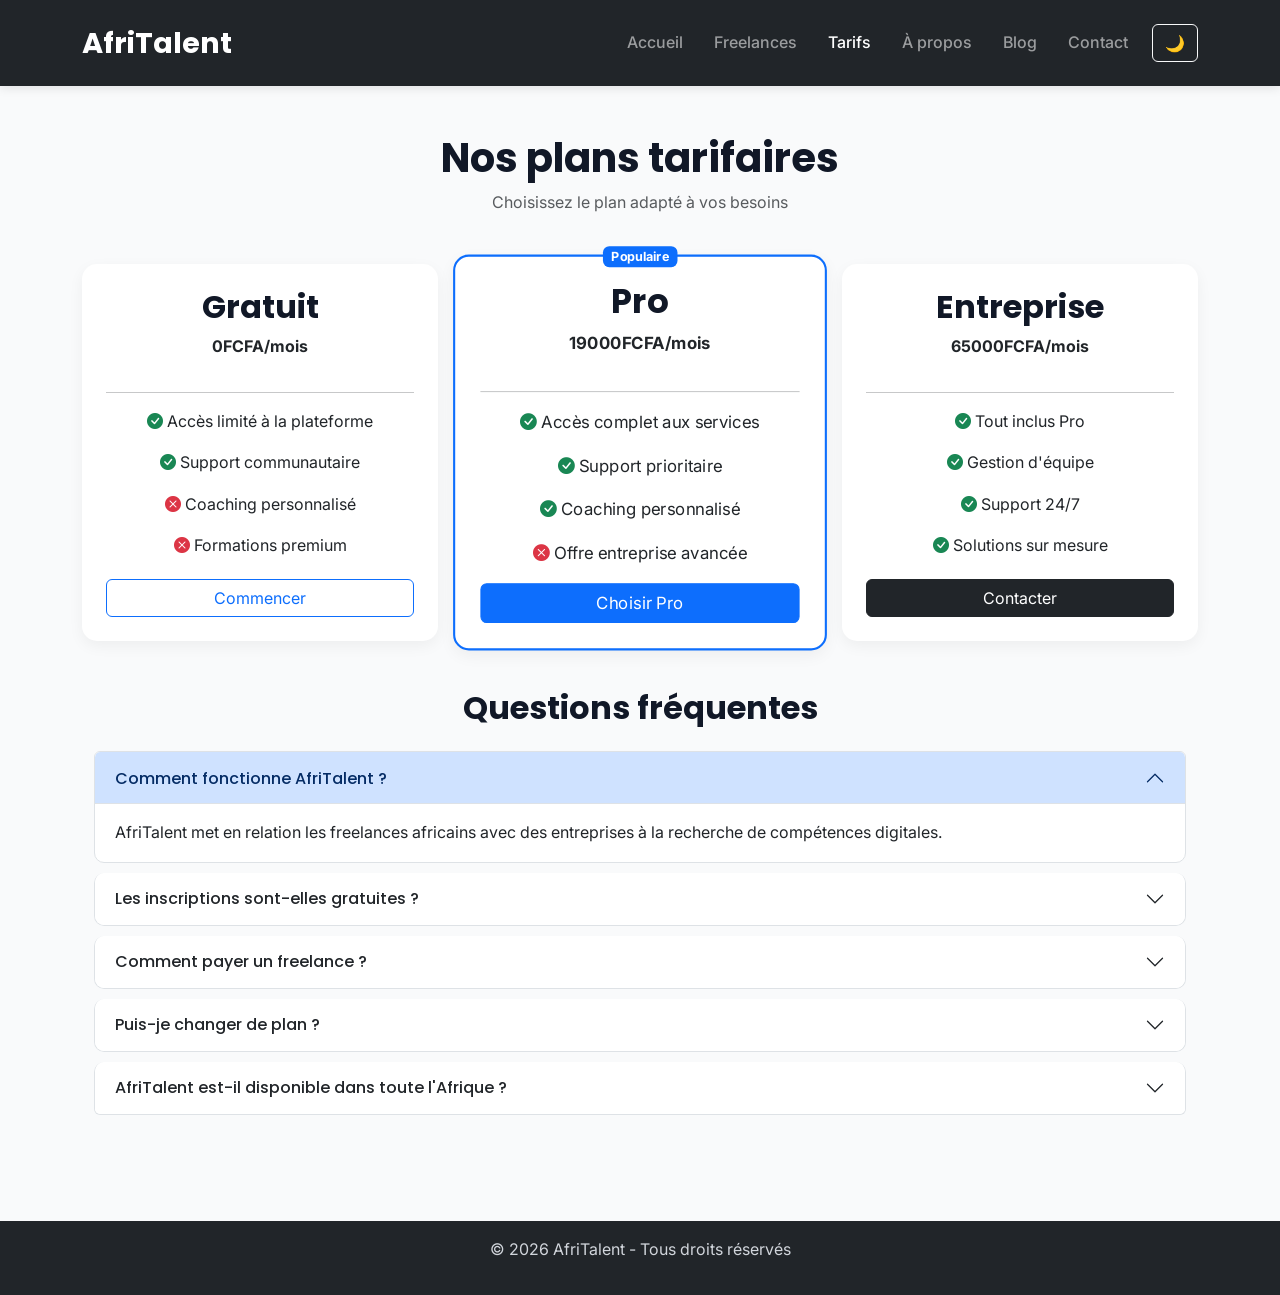
<file: tarifs.html>
<!DOCTYPE html>
<html lang="fr">

<head>
    <meta charset="UTF-8">
    <meta name="viewport" content="width=device-width, initial-scale=1.0">

    <title>AfriTalent - Tarifs</title>

    <!-- Bootstrap -->
    <link href="https://cdn.jsdelivr.net/npm/bootstrap@5.3.0/dist/css/bootstrap.min.css" rel="stylesheet">

    <link rel="stylesheet" href="https://cdn.jsdelivr.net/npm/bootstrap-icons@1.11.3/font/bootstrap-icons.min.css">
    <link rel="preconnect" href="https://fonts.gstatic.com" crossorigin>

    <link
        href="https://fonts.googleapis.com/css2?family=Inter:wght@300;400;500;600&family=Poppins:wght@600;700;800&display=swap"
        rel="stylesheet">
    <!-- CSS -->
    <link rel="stylesheet" href="css/style.css">
</head>

<body>
    <!-- HEADER -->
    <header>
        <nav class="navbar navbar-expand-lg navbar-dark bg-dark">

            <div class="container">


                <a class="navbar-brand" href="index.html">
                    AfriTalent
                </a>

                <button class="navbar-toggler" type="button" data-bs-toggle="collapse" data-bs-target="#menu">

                    <span class="navbar-toggler-icon"></span>
                </button>


                <div class="collapse navbar-collapse" id="menu">

                    <ul class="navbar-nav ms-auto">

                        <li class="nav-item">
                            <a class="nav-link" href="index.html">
                                Accueil
                            </a>
                        </li>

                        <li class="nav-item">
                            <a class="nav-link" href="freelances.html">
                                Freelances
                            </a>
                        </li>

                        <li class="nav-item">
                            <a class="nav-link active" href="tarifs.html">
                                Tarifs
                            </a>
                        </li>

                        <li class="nav-item">
                            <a class="nav-link" href="about.html">
                                À propos
                            </a>
                        </li>

                        <li class="nav-item">
                            <a class="nav-link" href="#">
                                Blog
                            </a>
                        </li>

                        <li class="nav-item">
                            <a class="nav-link" href="contact.html">
                                Contact
                            </a>
                        </li>

                    </ul>
                    <button id="theme-toggle" class="btn btn-outline-light ms-3">
                        🌙
                    </button>


                </div>

            </div>

        </nav>

    </header>

    <main class="container py-5">

        <section class="text-center mb-5">

            <h1 class="fw-bold">Nos plans tarifaires</h1>

            <p class="text-muted">Choisissez le plan adapté à vos besoins</p>

        </section>

        <!-- GRATUIT -->


        <section class="row g-4">



            <div class="col-12 col-md-6 col-lg-4">

                <div class="card h-100 text-center p-4 pricing-card">

                    <h2>Gratuit</h2>

                    <p class="fw-bold">0FCFA<span class="fs-6">/mois</span></p>

                    <hr>

                    <p><i class="bi bi-check-circle-fill text-success"></i> Accès limité à la plateforme</p>

                    <p><i class="bi bi-check-circle-fill text-success"></i> Support communautaire</p>

                    <p><i class="bi bi-x-circle-fill text-danger"></i> Coaching personnalisé</p>

                    <p><i class="bi bi-x-circle-fill text-danger"></i> Formations premium</p>

                    <button class="btn btn-outline-primary mt-3 w-100">Commencer</button>

                </div>

            </div>

            <!-- PRO  -->

            <div class="col-12 col-md-6 col-lg-4">

                <div class="card h-100 text-center p-4 pricing-card popular">

                    <span class="badge bg-primary mb-3">Populaire</span>

                    <h2>Pro</h2>

                    <p class="fw-bold">19000FCFA<span class="fs-6">/mois</span></p>

                    <hr>

                    <p><i class="bi bi-check-circle-fill text-success"></i> Accès complet aux services</p>

                    <p><i class="bi bi-check-circle-fill text-success"></i> Support prioritaire</p>

                    <p><i class="bi bi-check-circle-fill text-success"></i> Coaching personnalisé</p>

                    <p><i class="bi bi-x-circle-fill text-danger"></i> Offre entreprise avancée</p>

                    <button class="btn btn-primary mt-3 w-100">Choisir Pro</button>

                </div>

            </div>

            <!-- ENTERPRISE -->

            <div class="col-12 col-md-6 col-lg-4">

                <div class="card h-100 text-center p-4 pricing-card">

                    <h2>Entreprise</h2>

                    <p class="fw-bold">65000FCFA<span class="fs-6">/mois</span></p>

                    <hr>

                    <p><i class="bi bi-check-circle-fill text-success"></i> Tout inclus Pro</p>

                    <p><i class="bi bi-check-circle-fill text-success"></i> Gestion d'équipe</p>

                    <p><i class="bi bi-check-circle-fill text-success"></i> Support 24/7</p>

                    <p><i class="bi bi-check-circle-fill text-success"></i> Solutions sur mesure</p>

                    <button class="btn btn-dark mt-3 w-100">Contacter</button>

                </div>

            </div>

        </section>

        <!-- FQT -->
        <section class="container py-5">

            <h2 class="text-center mb-4">
                Questions fréquentes
            </h2>

            <div class="accordion" id="faqAccordion">

                <!-- QUESTION 1 -->
                <div class="accordion-item">

                    <h2 class="accordion-header">

                        <button class="accordion-button" type="button" data-bs-toggle="collapse" data-bs-target="#faq1">

                            Comment fonctionne AfriTalent ?

                        </button>

                    </h2>

                    <div id="faq1" class="accordion-collapse collapse show" data-bs-parent="#faqAccordion">

                        <div class="accordion-body">

                            AfriTalent met en relation les freelances africains
                            avec des entreprises à la recherche de compétences digitales.

                        </div>

                    </div>

                </div>

                <!-- QUESTION 2 -->
                <div class="accordion-item">

                    <h2 class="accordion-header">

                        <button class="accordion-button collapsed" type="button" data-bs-toggle="collapse"
                            data-bs-target="#faq2">

                            Les inscriptions sont-elles gratuites ?

                        </button>

                    </h2>

                    <div id="faq2" class="accordion-collapse collapse" data-bs-parent="#faqAccordion">

                        <div class="accordion-body">

                            Oui, vous pouvez créer un compte gratuitement
                            avec le plan de base.

                        </div>

                    </div>

                </div>

                <!-- QUESTION 3 -->
                <div class="accordion-item">

                    <h2 class="accordion-header">

                        <button class="accordion-button collapsed" type="button" data-bs-toggle="collapse"
                            data-bs-target="#faq3">

                            Comment payer un freelance ?

                        </button>

                    </h2>

                    <div id="faq3" class="accordion-collapse collapse" data-bs-parent="#faqAccordion">

                        <div class="accordion-body">

                            Les paiements sont sécurisés directement
                            sur la plateforme.

                        </div>

                    </div>

                </div>

                <!-- QUESTION 4 -->
                <div class="accordion-item">

                    <h2 class="accordion-header">

                        <button class="accordion-button collapsed" type="button" data-bs-toggle="collapse"
                            data-bs-target="#faq4">

                            Puis-je changer de plan ?

                        </button>

                    </h2>

                    <div id="faq4" class="accordion-collapse collapse" data-bs-parent="#faqAccordion">

                        <div class="accordion-body">

                            Oui, vous pouvez passer à un plan supérieur
                            à tout moment.

                        </div>

                    </div>

                </div>

                <!-- QUESTION 5 -->
                <div class="accordion-item">

                    <h2 class="accordion-header">

                        <button class="accordion-button collapsed" type="button" data-bs-toggle="collapse"
                            data-bs-target="#faq5">

                            AfriTalent est-il disponible dans toute l'Afrique ?

                        </button>

                    </h2>

                    <div id="faq5" class="accordion-collapse collapse" data-bs-parent="#faqAccordion">

                        <div class="accordion-body">

                            Oui, la plateforme est accessible
                            dans plusieurs pays africains.

                        </div>

                    </div>

                </div>

            </div>

        </section>


    </main>

    <!-- FOOTER -->
    <footer class="bg-dark text-white text-center p-3">

        <p>
            © 2026 AfriTalent - Tous droits réservés
        </p>

    </footer>

    <button id="backToTop" class="btn btn-primary">
        ↑
    </button>

    <!-- Bootstrap JS -->
    <script src="https://cdn.jsdelivr.net/npm/bootstrap@5.3.0/dist/js/bootstrap.bundle.min.js"></script>

    <!-- JS -->
    <script src="js/main.js"></script>

</body>

</html>
</file>
<file: css/style.css>
:root {
    --primary-color: #0d6efd;
    --secondary-color: #6610f2;
    --dark-color: #111827;
    --light-color: #f9fafb;
    --text-color: #374151;
    --white-color: #ffffff;

    --title-font: 'Poppins', sans-serif;
    --body-font: 'Inter', sans-serif;

    --spacing: 20px;

    --radius: 12px;

    --transition: 0.3s ease;
}

* {
    margin: 0;
    padding: 0;
    box-sizing: border-box;
}

body {
    font-family: var(--body-font);
    background-color: var(--light-color);
    color: var(--text-color);
    line-height: 1.6;
    padding-top: 0px;
}


h1,
h2,
h3,
h4,
h5 {
    font-family: var(--title-font);
    color: var(--dark-color);
    font-weight: 700;
}

a {
    text-decoration: none;
}

img {
    max-width: 100%;
    height: auto;
}

/* NAVBAR */

.navbar {
    padding: 15px 0;
    box-shadow: 0 2px 10px rgba(0, 0, 0, 0.1);
}

.navbar-brand {
    font-size: 1.8rem;
    font-weight: bold;
    font-family: var(--title-font);
}

.nav-link {
    margin-left: 15px;
    transition: var(--transition);
    font-weight: 500;
}

.nav-link:hover {
    color: var(--primary-color) !important;
}

.navbar-toggler {
    border: none;
}

.navbar-scrolled {
    background: #111827 !important;
    box-shadow: 0 5px 15px rgba(0, 0, 0, 0.2);
    padding: 8px 0;
}

/* HERO */

#hero {
    position: relative;
    overflow: hidden;
    background-image: url("../images/imageAfriTalent.png");
    background-size: cover;
    background-position: center;
    background-repeat: no-repeat;
    min-height: auto;
    padding: 0;
}

.hero-overlay {
    width: 100%;
    height: auto;
    min-height: unset;
    background: rgba(0, 0, 0, 0.7);
    display: flex;
    align-items: center;
    padding: 80px 40px;
}

#hero .container {
    height: auto;
    display: flex;
    justify-content: flex-start;
    align-items: center;
}

.hero-text {
    width: 100%;
    max-width: 700px;
    text-align: left;
    margin-left: 0;
    margin-right: auto;
    position: relative;
    z-index: 2;
}

.hero-text h1,
.hero-text h2,
.hero-text p {
    color: white !important;
    text-shadow: 2px 2px 4px rgba(0, 0, 0, 0.5);
}

.hero-text h1 {
    font-size: 3.5rem;
    font-weight: 800;
    line-height: 1.3;
    margin-bottom: 15px;
}

.hero-text h2 {
    font-size: 1.25rem;
    font-weight: 600;

    margin-bottom: 15px;
}

.hero-text p {
    font-size: 1rem;
    margin-bottom: 25px;
    opacity: 0.9;
}

#hero .btn {
    padding: 12px 24px;
    border-radius: 12px;
    font-weight: 600;
    margin-right: 10px;
    margin-top: 5px;
    display: inline-block;
}

.btn-outline-dark {
    color: white !important;
    border-color: white !important;
}

.btn-outline-dark:hover {
    background: white !important;
    color: black !important;
}

/* COMMENT CA MARCHE */

.bento {
    display: grid;
    grid-template-columns: repeat(2, 1fr);
    gap: 25px;
}

.bento-item {
    background: #fff;
    border-radius: 15px;
    padding: 20px;

    text-align: center;
    box-shadow: 0 2px 10px rgba(0, 0, 0, 0.1);
    transition: 0.3s ease;
}

.bento-item:hover {
    transform: translateY(-8px);
    box-shadow: 0 10px 20px rgba(0, 0, 0, 0.15);
}

.bento-item img {
    width: 80px;
    height: 80px;
    object-fit: contain;
    border-radius: 10px;
    margin-bottom: 10px;
}

/* CATEGORIES DE SERVICES */

.col-12.col-md-6.col-lg-4 img,
.col-lg-4 img {
    width: 80px;
    height: 80px;
    object-fit: contain;
}

.border {
    border-radius: 15px !important;
    transition: 0.3s ease;

}

.border:hover {
    transform: translateY(-8px);
    box-shadow: 0 10px 20px rgba(0, 0, 0, 0.1);
}

/* TEMOIGNAGES */

.carousel-item {
    padding: 30px;
}

.carousel-item img {
    width: 150px;
    height: 150px;
    object-fit: cover;
}

/* CARDS */

.card {
    border: none;
    border-radius: 15px;
    transition: 0.3s ease;
    box-shadow: 0 5px 15px rgba(0, 0, 0, 0.05);

}

.card:hover {
    transform: translateY(-10px);
    box-shadow: 0 15px 30px rgba(0, 0, 0, 0.15);
}

.card img {
    width: 150px;
    height: 150px;
    object-fit: cover;
    border: 3px solid #eee;
}

.card h5 {
    margin-top: 10px;
    font-weight: 700;
}

.card.h-100 {
    display: flex !important;
    flex-direction: column !important;
}

.card.h-100 .btn {
    margin-top: auto !important;
}

/* TARIFS */

.pricing-card {
    border: none;
    border-radius: 15px;
    box-shadow: 0 5px 15px rgba(0, 0, 0, 0.05);
    transition: 0.3s ease;

}


.pricing-card:hover {
    transform: translateY(-10px);
    box-shadow: 0 15px 30px rgba(0, 0, 0, 0.15);
}

.popular {
    border: 2px solid #0d6efd;
    transform: scale(1.05);
    position: relative;
}

.popular .badge {
    position: absolute;
    top: -10px;
    left: 50%;
    transform: translateX(-50%);
}

/* ACCORDION */

.accordion-button {
    font-weight: 500;
}

.accordion-item {
    border-radius: 10px;
    overflow: hidden;
    margin-bottom: 10px;
}

/* CONTACT  */

form {
    background: white;
    padding: 30px;
    border-radius: 15px;
    box-shadow: 0 5px 20px rgba(0, 0, 0, 0.08);
}

.form-control,
.form-select {
    padding: 12px;
    border-radius: 10px;
}

.form-control:focus,
.form-select:focus {
    box-shadow: none;
    border-color: #0d6efd;
}

form .btn {
    padding: 12px 25px;
    border-radius: 10px;
    transition: 0.3s ease;
}

form .btn:hover {
    transform: translateY(-3px);
}

.main-contact i {
    color: #0d6efd;
    margin-right: 10px;
}

iframe {
    border-radius: 15px;
}

.main-contact img {
    max-height: 300px;
    object-fit: cover;
    width: 100%;
}

/* ABOUT  */

.about-hero h1 {
    font-size: 3rem;
    font-weight: 700;
    margin-bottom: 15px;
}

.about-hero p {
    font-size: 1.2rem;
    color: #666;
}

/* FOOTER  */

footer {
    background-color: var(--dark-color);
}

footer h5 {
    color: var(--white-color);
    margin-bottom: 20px;
}

footer p,
footer a {
    color: #d1d5db;
}

footer a {
    transition: var(--transition);
}

footer a:hover {
    color: var(--primary-color) !important;
}

/* ICONES RESEAUX SOCIAUX   */

.fs-5 i {
    margin: 0 6px;
    transition: 0.3s ease;
    cursor: pointer;
}

.fs-5 i:hover {
    color: #0d6efd;
}

/* BOUTON RETOUR HAUT  */

#backToTop {
    position: fixed;
    bottom: 20px;
    right: 20px;
    display: none;
    z-index: 999;
}

/* ================= FADE IN ================= */

.fade-in {
    opacity: 0;
    transform: translateY(40px);
    transition: all 0.8s ease;
}

.fade-in.show {
    opacity: 1;
    transform: translateY(0);
}

/* DARK MODE  */

.dark-mode {
    background: #121212;
    color: white;
}

.dark-mode section,
.dark-mode .bento-item,
.dark-mode .border,
.dark-mode .card {
    background: #1e1e1e;
    color: white;
}

.dark-mode h1,
.dark-mode h2,
.dark-mode h3,
.dark-mode h4,
.dark-mode h5 {
    color: white;
}

.dark-mode .bg-light {
    background-color: #1e1e1e !important;
}

.dark-mode .bg-light h2,
.dark-mode .bg-light p {
    color: white !important;
}

/* RESPONSIVE TABLETTE  */

@media screen and (max-width: 992px) {
    .nav-link {
        margin-left: 0;
    }

    .hero-text h1 {
        font-size: 2.5rem;
    }
}

@media screen and (max-width: 768px) {
    .navbar-nav {
        text-align: center;
    }

    .hero-overlay {
        padding: 60px 20px;
    }

    .hero-text h1 {
        font-size: 2rem;
    }

    .hero-text h2 {
        font-size: 1.1rem;
    }

    .bento {
        grid-template-columns: 1fr;
    }

    .col-md-3,
    .col-md-4 {
        margin-bottom: 20px;
    }

    .btn {
        margin-bottom: 10px;
    }

    .carousel-item {
        padding: 15px;
    }
}

/* RESPONSIVE MOBILE  */

@media screen and (max-width: 375px) {
    h1 {
        font-size: 1.8rem;
    }

    h2 {
        font-size: 1.1rem;
    }

    .btn {
        width: 100%;
        margin-bottom: 10px;
    }

    .navbar-brand {
        font-size: 1rem;
    }

    .carousel-item img {
        width: 100px;
    }
}
</file>
